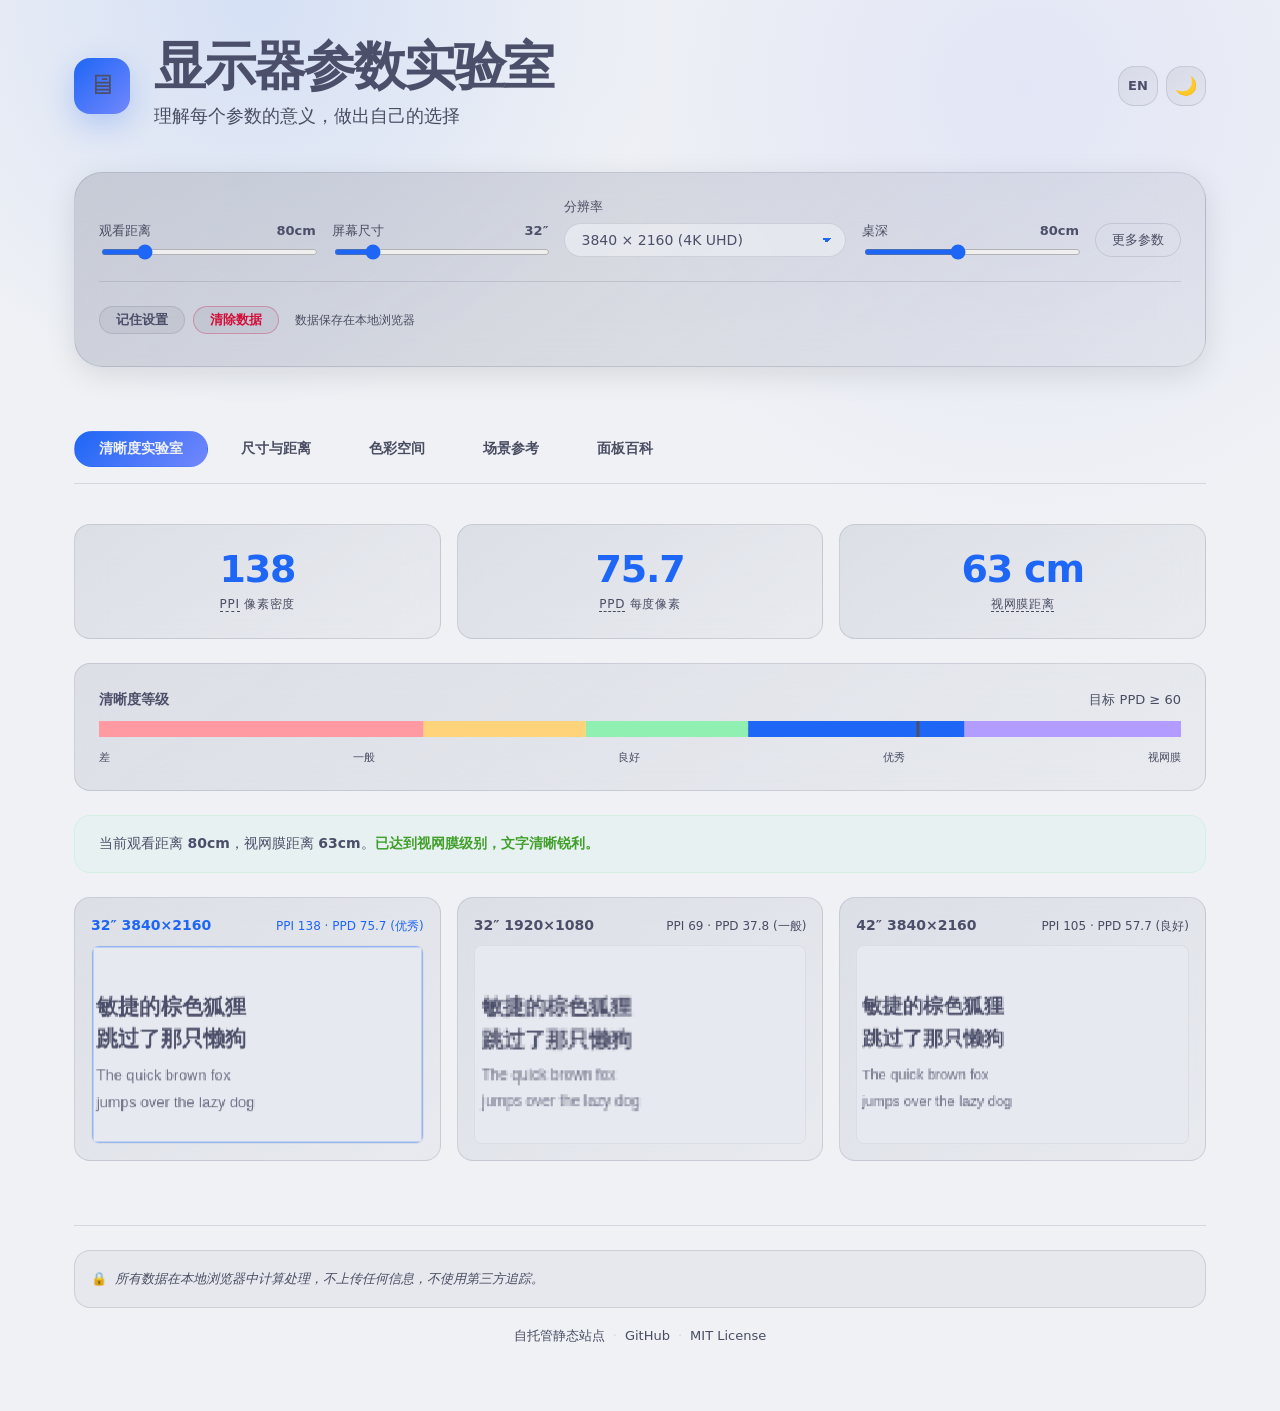
<file: index.html>
<!DOCTYPE html>
<html lang="zh-CN">
<head>
  <meta charset="UTF-8">
  <meta name="viewport" content="width=device-width, initial-scale=1.0">
  <title data-i18n="app.title">显示器参数实验室</title>
  <link rel="stylesheet" href="styles.css?v=10">
</head>
<body>
  <div class="page">
    <!-- ===== App Header ===== -->
    <header class="app-header">
      <div class="logo">🖥</div>
      <div class="header-text">
        <h1 data-i18n="app.title">显示器参数实验室</h1>
        <p class="subtitle" data-i18n="app.subtitle">理解每个参数的意义，做出自己的选择</p>
      </div>
      <div class="header-actions">
        <button class="lang-toggle" id="langToggle" data-i18n-title="lang.switchTo" title="切换语言">EN</button>
        <button class="theme-toggle" id="themeToggle" data-i18n-title="theme.toggle" aria-label="切换明暗主题">🌓</button>
      </div>
    </header>

    <!-- ===== Input Panel (sticky, always visible) ===== -->
    <div class="input-panel">
      <div class="input-row">
        <div class="input-group">
          <label for="distanceRange"><span data-i18n="input.distance">观看距离</span> <span class="value-display"><span id="distanceValue">80</span>cm</span></label>
          <input type="range" id="distanceRange" min="40" max="260" value="80">
        </div>
        <div class="input-group">
          <label for="sizeRange"><span data-i18n="input.size">屏幕尺寸</span> <span class="value-display"><span id="sizeValue">32</span>″</span></label>
          <input type="range" id="sizeRange" min="24" max="75" value="32">
        </div>
        <div class="input-group">
          <label for="resolutionSelect"><span data-i18n="input.resolution">分辨率</span></label>
          <select id="resolutionSelect"></select>
        </div>
        <div class="input-group">
          <label for="deskDepthRange"><span data-i18n="input.deskDepth">桌深</span> <span class="value-display"><span id="deskDepthValue">80</span>cm</span></label>
          <input type="range" id="deskDepthRange" min="50" max="120" value="80">
        </div>
        <button class="more-params-toggle" id="moreParamsToggle" data-i18n="input.moreParams">更多参数</button>
      </div>
      <div class="more-params" id="moreParams">
        <div class="input-group">
          <label for="workRange"><span data-i18n="input.workPct">工作占比</span> <span class="value-display"><span id="workValue">70</span>%</span></label>
          <input type="range" id="workRange" min="0" max="100" value="70">
        </div>
        <div class="input-group">
          <label for="mediaRange"><span data-i18n="input.mediaPct">影音占比</span> <span class="value-display"><span id="mediaValue">30</span>%</span></label>
          <input type="range" id="mediaRange" min="0" max="100" value="30">
        </div>
      </div>
      <div class="settings-row">
        <button class="settings-btn" id="saveBtn" data-i18n="input.save">记住设置</button>
        <button class="settings-btn danger" id="clearBtn" data-i18n="input.clear">清除数据</button>
        <span class="storage-hint" data-i18n="input.storageHint">数据保存在本地浏览器</span>
      </div>
    </div>

    <!-- ===== Tab Navigation ===== -->
    <nav class="tab-nav">
      <button class="tab-nav-btn active" data-tab="sharpness" data-i18n="tab.sharpness">清晰度实验室</button>
      <button class="tab-nav-btn" data-tab="sizeView" data-i18n="tab.sizeView">尺寸与距离</button>
      <button class="tab-nav-btn" data-tab="colorLab" data-i18n="tab.colorLab">色彩空间</button>
      <button class="tab-nav-btn" data-tab="scenarios" data-i18n="tab.scenarios">场景参考</button>
      <button class="tab-nav-btn" data-tab="panelGuide" data-i18n="tab.panelGuide">面板百科</button>
    </nav>

    <!-- ===== Sharpness Tab ===== -->
    <section class="tab-content active" data-tab="sharpness">
      <div class="sharpness-panel">
        <div class="sharp-stats">
          <div class="sharp-stat">
            <span class="value" id="sharp-ppi">—</span>
            <span class="label"><span data-tooltip-i18n="tooltip.ppi">PPI</span> <span data-i18n="sharp.ppi.label">像素密度</span></span>
          </div>
          <div class="sharp-stat">
            <span class="value" id="sharp-ppd">—</span>
            <span class="label"><span data-tooltip-i18n="tooltip.ppd">PPD</span> <span data-i18n="sharp.ppd.label">每度像素</span></span>
          </div>
          <div class="sharp-stat">
            <span class="value" id="sharp-retina">—</span>
            <span class="label"><span data-tooltip-i18n="tooltip.retina" data-i18n="sharp.retina">视网膜距离</span></span>
          </div>
        </div>
        <div class="sharp-ppd-meter-wrap">
          <div class="meter-header">
            <span class="ppd-label" data-i18n="sharp.quality">清晰度等级</span>
            <span class="ppd-target" data-i18n="sharp.target">目标 PPD ≥ 60</span>
          </div>
          <canvas id="sharp-ppd-meter"></canvas>
          <div class="ppd-scale">
            <span data-i18n="sharp.scale.poor">差</span><span data-i18n="sharp.scale.fair">一般</span><span data-i18n="sharp.scale.good">良好</span><span data-i18n="sharp.scale.excellent">优秀</span><span data-i18n="sharp.scale.retina">视网膜</span>
          </div>
        </div>
        <div class="sharp-retina-callout" id="sharp-retina-callout"></div>
        <div class="sharp-comparison">
          <div class="sharp-canvas-card" id="sharp-card-0">
            <div class="card-header">
              <span class="card-title">—</span>
              <span class="card-subtitle">—</span>
            </div>
            <div class="canvas-container">
              <canvas id="sharp-canvas-0" height="180"></canvas>
            </div>
          </div>
          <div class="sharp-canvas-card" id="sharp-card-1">
            <div class="card-header">
              <span class="card-title">—</span>
              <span class="card-subtitle">—</span>
            </div>
            <div class="canvas-container">
              <canvas id="sharp-canvas-1" height="180"></canvas>
            </div>
          </div>
          <div class="sharp-canvas-card" id="sharp-card-2">
            <div class="card-header">
              <span class="card-title">—</span>
              <span class="card-subtitle">—</span>
            </div>
            <div class="canvas-container">
              <canvas id="sharp-canvas-2" height="180"></canvas>
            </div>
          </div>
        </div>
      </div>
    </section>

    <!-- ===== Size View Tab ===== -->
    <section class="tab-content" data-tab="sizeView">
      <div class="size-panel">
        <div class="size-stats">
          <div class="size-stat">
            <span class="stat-label"><span data-tooltip-i18n="tooltip.dimensions" data-i18n="size.dimensions">屏幕尺寸</span></span>
            <span class="stat-value" id="size-dimensions">—</span>
          </div>
          <div class="size-stat">
            <span class="stat-label"><span data-tooltip-i18n="tooltip.fov" data-i18n="size.fov">水平视野角</span></span>
            <span class="stat-value" id="size-fov">—</span>
          </div>
          <div class="size-stat">
            <span class="stat-label"><span data-tooltip-i18n="tooltip.thx" data-i18n="size.thx">THX 推荐距离</span></span>
            <span class="stat-value" id="size-thx">—</span>
          </div>
          <div class="size-stat">
            <span class="stat-label"><span data-tooltip-i18n="tooltip.smpte" data-i18n="size.smpte">SMPTE 推荐范围</span></span>
            <span class="stat-value" id="size-smpte">—</span>
          </div>
          <div class="size-stat" id="size-desk-stat">
            <span class="stat-label"><span data-tooltip-i18n="tooltip.desk" data-i18n="size.desk">桌深限制</span></span>
            <span class="stat-value" id="size-desk">—</span>
          </div>
        </div>
        <div class="size-canvas-container scene3d-container">
          <div class="canvas-header">
            <h3><span data-i18n="size.3d.title">3D 实景模拟</span> <span class="canvas-hint" data-i18n="size.3d.hint">（拖拽旋转视角）</span></h3>
          </div>
          <div class="canvas-wrap scene3d-wrap">
            <canvas id="scene3dCanvas" height="360"></canvas>
            <div class="scene3d-hint" data-i18n="size.3d.dragHint">🖱️ 拖拽旋转 · 上下限制±30°</div>
          </div>
        </div>

        <div class="size-canvas-container compare-container">
          <div class="canvas-header">
            <h3><span data-i18n="size.compare.title">屏幕比例对比</span> <span class="canvas-hint" data-i18n="size.compare.hint">（真实尺寸比例）</span></h3>
          </div>
          <div class="canvas-wrap compare-wrap">
            <canvas id="sizeCanvas" height="200"></canvas>
          </div>
        </div>

        <div class="size-controls" id="sizeSelector"></div>
        <div class="size-legend">
          <div class="legend-item"><span class="legend-dot solid" style="color:#8bd3ff;"></span><span data-i18n="size.legend.current">当前尺寸</span></div>
          <div class="legend-item"><span class="legend-dot" style="color:rgba(200,200,200,0.5);"></span><span data-i18n="size.legend.compare">对比尺寸</span></div>
          <div class="legend-item"><span class="legend-dot" style="color:#ff9a3c;"></span><span data-i18n="size.legend.distance">观看距离</span></div>
          <div class="legend-item"><span class="legend-dot" style="color:rgba(100,200,100,0.5);"></span><span data-i18n="size.legend.fov">视野范围</span></div>
        </div>
      </div>
    </section>

    <!-- ===== Color Lab Tab ===== -->
    <section class="tab-content" data-tab="colorLab">
      <div class="color-panel">
        <div class="color-controls" id="gamutSelector"></div>
        <div class="color-canvas-container">
          <div class="canvas-header">
            <h3><span data-tooltip-i18n="tooltip.cie" data-i18n="color.cieTitle">CIE 1931 色度图</span></h3>
          </div>
          <div class="canvas-wrap">
            <canvas id="colorCanvas" height="480"></canvas>
          </div>
        </div>
        <div class="panel-comparison">
          <h3 data-i18n="color.panelCompare">面板色彩对比</h3>
          <div class="table-wrap" id="panelTable"></div>
        </div>
        <div class="gamut-needs">
          <h3><span data-tooltip-i18n="tooltip.gamutNeeds" data-i18n="color.sceneNeeds">场景色域需求</span></h3>
          <ul id="gamutNeeds"></ul>
        </div>
      </div>
    </section>

    <!-- ===== Scenarios Tab ===== -->
    <section class="tab-content" data-tab="scenarios">
      <div class="scenario-panel">
        <div class="scenario-filters" id="scenarioFilters"></div>
        <div class="scenario-grid" id="scenarioGrid"></div>
      </div>
    </section>

    <!-- ===== Panel Guide Tab ===== -->
    <section class="tab-content" data-tab="panelGuide">
      <div class="panel-guide">
        <div class="panel-accordion" id="panelAccordion"></div>

        <div class="glass-card" style="padding:var(--space-lg);">
          <h3 style="font-size:18px;font-weight:700;margin-bottom:var(--space-md);" data-i18n="panel.burnIn.title">残影与烧屏</h3>
          <div id="burnInInfo"></div>
        </div>

        <div class="glass-card" style="padding:var(--space-lg);">
          <h3 style="font-size:18px;font-weight:700;margin-bottom:var(--space-md);" data-i18n="panel.refresh.title">刷新率对比</h3>
          <div id="refreshInfo"></div>
        </div>

        <div class="interface-calculator">
          <h3 data-i18n="panel.bw.title">接口带宽计算器</h3>
          <p class="calc-description" data-i18n="panel.bw.desc">输入目标分辨率、刷新率和色深，计算所需带宽并查看哪些接口可以支持。</p>
          <div class="calc-inputs">
            <div class="calc-input-group">
              <label for="bwWidth" data-i18n="panel.bw.width">分辨率宽 (px)</label>
              <input type="number" id="bwWidth" value="3840" min="640" max="7680">
            </div>
            <div class="calc-input-group">
              <label for="bwHeight" data-i18n="panel.bw.height">分辨率高 (px)</label>
              <input type="number" id="bwHeight" value="2160" min="480" max="4320">
            </div>
            <div class="calc-input-group">
              <label for="bwRefresh" data-i18n="panel.bw.refresh">刷新率 (Hz)</label>
              <input type="number" id="bwRefresh" value="60" min="24" max="240">
            </div>
            <div class="calc-input-group">
              <label for="bwDepth" data-i18n="panel.bw.depth">色深 (bit)</label>
              <input type="number" id="bwDepth" value="8" min="6" max="16">
            </div>
          </div>
          <div class="calc-result" id="bwResult"></div>
        </div>
      </div>
    </section>

    <!-- ===== Footer ===== -->
    <footer class="page-footer">
      <div class="privacy-notice">
        <span class="lock">🔒</span>
        <span data-i18n="footer.privacy">所有数据在本地浏览器中计算处理，不上传任何信息，不使用第三方追踪。</span>
      </div>
      <div class="footer-meta">
        <span data-i18n="footer.hosting">自托管静态站点</span>
        <span class="footer-sep">·</span>
        <a href="https://github.com/StepaniaH/monitor-choice" rel="noopener noreferrer">GitHub</a>
        <span class="footer-sep">·</span>
        <a href="https://opensource.org/license/mit" rel="noopener noreferrer">MIT License</a>
      </div>
    </footer>
  </div>

  <!-- ===== Scripts (order matters) ===== -->
  <script src="js/theme.js?v=10"></script>
  <script src="js/i18n.js?v=10"></script>
  <script src="js/i18n-zh.js?v=10"></script>
  <script src="js/i18n-en.js?v=10"></script>
  <script src="js/constants.js?v=10"></script>
  <script src="js/calc.js?v=10"></script>
  <script src="js/state.js?v=10"></script>
  <script src="js/data-scenarios.js?v=10"></script>
  <script src="js/data-panels.js?v=10"></script>
  <script src="js/tab-sharpness.js?v=10"></script>
  <script src="js/tab-size-view.js?v=10"></script>
  <script src="js/tab-color-lab.js?v=10"></script>
  <script src="js/tab-scenarios.js?v=10"></script>
  <script src="js/tab-panel-guide.js?v=10"></script>
  <script src="script.js?v=10"></script>
</body>
</html>
</file>
<file: styles.css>
/* =====================================================================
   monitor-choice — Global Stylesheet
   Dark glassmorphism theme · vanilla CSS · zero external resources
   ===================================================================== */

@import url('./css/theme.css?v=10');
@import url('./css/sharpness.css?v=10');
@import url('./css/size-view.css?v=10');
@import url('./css/color-lab.css?v=10');
@import url('./css/scenarios.css?v=10');
@import url('./css/panel-guide.css?v=10');

/* ---------------------------------------------------------------------
   Reset & base
   --------------------------------------------------------------------- */
*,
*::before,
*::after {
  box-sizing: border-box;
}

html {
  -webkit-text-size-adjust: 100%;
}

body {
  margin: 0;
  min-height: 100vh;
  font-family: var(--font);
  color: var(--text-primary);
  line-height: 1.6;
  -webkit-font-smoothing: antialiased;
  -moz-osx-font-smoothing: grayscale;
}

h1, h2, h3, h4 {
  margin: 0;
  font-weight: 700;
}

p {
  margin: 0;
}

a {
  color: var(--accent-blue);
  text-decoration: none;
  transition: color 0.15s ease;
}

a:hover {
  color: var(--accent-purple);
}

button {
  font-family: inherit;
}

/* ---------------------------------------------------------------------
   Page shell
   --------------------------------------------------------------------- */
.page {
  max-width: 1180px;
  margin: 0 auto;
  padding: var(--space-xl) var(--space-lg) var(--space-2xl);
}

/* ---------------------------------------------------------------------
   App header
   --------------------------------------------------------------------- */
.app-header {
  display: flex;
  align-items: center;
  gap: var(--space-lg);
  margin-bottom: var(--space-xl);
  flex-wrap: wrap;
}

.app-header .logo {
  flex-shrink: 0;
  width: 56px;
  height: 56px;
  border-radius: var(--radius-md);
  background: var(--gradient-accent);
  display: grid;
  place-items: center;
  font-size: 28px;
  box-shadow: 0 10px 30px var(--logo-shadow);
}

.app-header .header-text {
  flex: 1;
  min-width: 0;
}

.app-header h1 {
  font-size: clamp(28px, 5vw, 52px);
  line-height: 1.02;
  letter-spacing: -0.04em;
  font-weight: 800;
}

.app-header .subtitle {
  margin-top: var(--space-sm);
  max-width: 720px;
  color: var(--text-muted);
  font-size: clamp(15px, 2vw, 18px);
  line-height: 1.7;
}

/* ---------------------------------------------------------------------
   Reusable glass card utility (used across tabs)
   --------------------------------------------------------------------- */
.glass-card {
  border: 1px solid var(--border);
  background: var(--glass-bg);
  border-radius: var(--radius-lg);
  box-shadow: var(--shadow-card);
  backdrop-filter: blur(18px);
  -webkit-backdrop-filter: blur(18px);
}

/* ---------------------------------------------------------------------
   Input panel (sticky, always visible)
   --------------------------------------------------------------------- */
.input-panel {
  position: sticky;
  top: 0;
  z-index: 50;
  border: 1px solid var(--border);
  background: var(--glass-bg-strong);
  border-radius: var(--radius-lg);
  box-shadow: var(--shadow-sticky);
  backdrop-filter: blur(20px);
  -webkit-backdrop-filter: blur(20px);
  padding: var(--space-lg);
  margin-bottom: var(--space-2xl);
  display: flex;
  flex-direction: column;
  gap: var(--space-lg);
}

.input-panel .input-row {
  display: grid;
  grid-template-columns: 1fr 1fr 1.3fr 1fr auto;
  gap: var(--space-md);
  align-items: end;
}

.input-panel .input-group {
  display: flex;
  flex-direction: column;
  gap: 6px;
  min-width: 0;
}

.input-panel label {
  display: flex;
  justify-content: space-between;
  align-items: center;
  color: var(--text-muted);
  font-size: 13px;
  font-weight: 500;
}

.input-panel label .value-display {
  color: var(--text-primary);
  font-weight: 700;
  font-variant-numeric: tabular-nums;
}

.input-panel input[type="range"] {
  width: 100%;
  height: 6px;
  accent-color: var(--accent-blue);
  cursor: grab;
  border-radius: var(--radius-pill);
}

.input-panel input[type="range"]:active {
  cursor: grabbing;
}

.input-panel select {
  width: 100%;
  height: 34px;
  padding: 0 var(--space-md);
  font-family: var(--font);
  font-size: 14px;
  font-weight: 500;
  color: var(--text-primary);
  background-color: var(--bg-input);
  border: 1px solid var(--border);
  border-radius: var(--radius-pill);
  cursor: pointer;
  appearance: none;
  -webkit-appearance: none;
  background-image: linear-gradient(45deg, transparent 50%, var(--accent-blue) 50%),
                    linear-gradient(135deg, var(--accent-blue) 50%, transparent 50%);
  background-position: calc(100% - 18px) center, calc(100% - 13px) center;
  background-size: 5px 5px, 5px 5px;
  background-repeat: no-repeat;
  transition: border-color 0.15s ease, box-shadow 0.15s ease;
}

.input-panel select:hover {
  border-color: var(--accent-blue);
  background-color: var(--bg-accent-hover);
}

.input-panel select:focus {
  outline: none;
  border-color: var(--accent-blue);
  box-shadow: 0 0 0 3px var(--ring-focus);
}

.input-panel select option {
  background-color: var(--bg-input);
  color: var(--text-primary);
  padding: var(--space-sm);
}

/* Collapsible "more parameters" section */
.input-panel .more-params {
  display: none;
  flex-direction: row;
  gap: var(--space-lg);
  padding-top: var(--space-md);
  border-top: 1px solid var(--border);
}

.input-panel .more-params.expanded {
  display: flex;
}

.input-panel .more-params .input-group {
  flex: 1;
}

.input-panel .more-params-toggle {
  align-self: end;
  height: 34px;
  background: none;
  border: 1px solid var(--border);
  color: var(--text-muted);
  font-size: 13px;
  padding: 0 var(--space-md);
  border-radius: var(--radius-pill);
  cursor: pointer;
  white-space: nowrap;
  transition: color 0.15s ease, border-color 0.15s ease, background 0.15s ease;
}

.input-panel .more-params-toggle:hover {
  color: var(--text-primary);
  border-color: var(--accent-blue);
  background: var(--bg-accent-hover);
}

/* Settings buttons row */
.input-panel .settings-row {
  display: flex;
  flex-wrap: wrap;
  gap: var(--space-sm);
  align-items: center;
  padding-top: var(--space-lg);
  padding-bottom: var(--space-sm);
  border-top: 1px solid var(--border);
}

.input-panel .settings-btn {
  padding: var(--space-xs) var(--space-md);
  font-size: 13px;
  font-weight: 600;
  color: var(--text-primary);
  background: var(--bg-hover);
  border: 1px solid var(--border);
  border-radius: var(--radius-pill);
  cursor: pointer;
  transition: background 0.15s ease, border-color 0.15s ease, transform 0.1s ease;
}

.input-panel .settings-btn:hover {
  background: var(--bg-hover-strong);
  border-color: var(--accent-blue);
}

.input-panel .settings-btn:active {
  transform: scale(0.97);
}

.input-panel .settings-btn.danger {
  color: var(--bad-red);
  border-color: rgba(210, 15, 57, 0.3);
}

.input-panel .settings-btn.danger:hover {
  background: rgba(210, 15, 57, 0.12);
  border-color: var(--bad-red);
}

.input-panel .storage-hint {
  font-size: 12px;
  color: var(--text-muted);
  margin-left: var(--space-sm);
}

/* ---------------------------------------------------------------------
   Tab navigation
   --------------------------------------------------------------------- */
.tab-nav {
  display: flex;
  flex-wrap: wrap;
  gap: var(--space-sm);
  margin-top: var(--space-md);
  margin-bottom: var(--space-xl);
  padding-bottom: var(--space-md);
  border-bottom: 1px solid var(--border);
}

.tab-nav-btn {
  padding: var(--space-sm) var(--space-lg);
  font-size: 14px;
  font-weight: 600;
  color: var(--text-muted);
  background: transparent;
  border: 1px solid transparent;
  border-radius: var(--radius-pill);
  cursor: pointer;
  transition: color 0.18s ease, background 0.18s ease,
              border-color 0.18s ease, transform 0.1s ease;
  white-space: nowrap;
}

.tab-nav-btn:hover {
  color: var(--text-primary);
  background: var(--bg-hover);
}

.tab-nav-btn.active {
  color: var(--accent-text);
  background: var(--gradient-accent);
  border-color: transparent;
  box-shadow: 0 6px 20px var(--accent-shadow);
}

.tab-nav-btn.active:hover {
  color: var(--accent-text);
  background: var(--gradient-accent);
}

/* ---------------------------------------------------------------------
   Tab content
   --------------------------------------------------------------------- */
.tab-content {
  display: none;
  animation: tab-fade-in 0.3s ease;
}

.tab-content.active {
  display: block;
}

@keyframes tab-fade-in {
  from {
    opacity: 0;
    transform: translateY(8px);
  }
  to {
    opacity: 1;
    transform: translateY(0);
  }
}

/* ---------------------------------------------------------------------
   Footer
   --------------------------------------------------------------------- */
.page-footer {
  margin-top: var(--space-2xl);
  padding-top: var(--space-lg);
  border-top: 1px solid var(--border);
  color: var(--text-muted);
  font-size: 13px;
  line-height: 1.8;
}

.privacy-notice {
  display: flex;
  align-items: flex-start;
  gap: var(--space-sm);
  margin-bottom: var(--space-md);
  padding: var(--space-md);
  border-radius: var(--radius-md);
  background: var(--bg-ghost);
  border: 1px solid var(--border);
  font-style: italic;
  color: var(--text-muted);
}

.privacy-notice .lock {
  flex-shrink: 0;
  font-style: normal;
}

.footer-meta {
  display: flex;
  flex-wrap: wrap;
  align-items: center;
  justify-content: center;
  gap: var(--space-sm);
  color: var(--text-muted);
  font-size: 13px;
}

.footer-meta a {
  color: var(--text-muted);
  font-size: 13px;
}

.footer-meta a:hover {
  color: var(--accent-blue);
}

.footer-sep {
  color: var(--border);
}

/* ---------------------------------------------------------------------
   Tooltip system (pure CSS, no JS)
   --------------------------------------------------------------------- */
[data-tooltip] {
  position: relative;
  cursor: help;
  border-bottom: 1px dashed var(--text-muted);
  text-underline-offset: 3px;
}

[data-tooltip]::before {
  content: attr(data-tooltip);
  position: absolute;
  bottom: calc(100% + 8px);
  left: 50%;
  transform: translateX(-50%) translateY(4px);
  min-width: 200px;
  max-width: 320px;
  padding: 10px 14px;
  background: var(--bg-tooltip);
  border: 1px solid var(--border);
  border-radius: var(--radius-sm);
  box-shadow: 0 8px 24px rgba(0, 0, 0, 0.4);
  color: var(--text-primary);
  font-size: 12px;
  font-weight: 400;
  line-height: 1.6;
  text-align: left;
  white-space: normal;
  opacity: 0;
  pointer-events: none;
  transition: opacity 0.2s ease, transform 0.2s ease;
  z-index: 100;
}

[data-tooltip]:hover::before {
  opacity: 1;
  transform: translateX(-50%) translateY(0);
}

[data-tooltip]::after {
  content: '';
  position: absolute;
  bottom: calc(100% + 3px);
  left: 50%;
  transform: translateX(-50%);
  border: 5px solid transparent;
  border-top-color: var(--bg-tooltip);
  opacity: 0;
  transition: opacity 0.2s ease;
  z-index: 100;
}

[data-tooltip]:hover::after {
  opacity: 1;
}

/* ---------------------------------------------------------------------
   Header actions (theme + lang toggles)
   --------------------------------------------------------------------- */
.header-actions {
  flex-shrink: 0;
  display: flex;
  align-items: center;
  gap: var(--space-sm);
  margin-left: auto;
}

.theme-toggle,
.lang-toggle {
  width: 40px;
  height: 40px;
  border-radius: var(--radius-md);
  border: 1px solid var(--border);
  background: var(--glass-bg);
  color: var(--text-primary);
  cursor: pointer;
  display: grid;
  place-items: center;
  transition: background 0.2s ease, border-color 0.2s ease, transform 0.1s ease;
  flex-shrink: 0;
}

.theme-toggle {
  font-size: 18px;
  line-height: 1;
}

.lang-toggle {
  font-size: 13px;
  font-weight: 700;
  line-height: 1;
}

.theme-toggle:hover,
.lang-toggle:hover {
  border-color: var(--accent-blue);
  background: var(--bg-accent-hover);
}

.theme-toggle:active,
.lang-toggle:active {
  transform: scale(0.93);
}

/* ---------------------------------------------------------------------
   Responsive
   --------------------------------------------------------------------- */
@media (max-width: 920px) {
  .page {
    padding: var(--space-lg) var(--space-md) var(--space-xl);
  }

  .input-panel {
    padding: var(--space-sm) var(--space-md);
  }

  .input-panel .input-row {
    grid-template-columns: 1fr 1fr;
  }

  .input-panel .input-row .more-params-toggle {
    grid-column: 1 / -1;
  }

  .input-panel .more-params {
    flex-direction: column;
  }

  .tab-nav {
    flex-wrap: nowrap;
    overflow-x: auto;
    -webkit-overflow-scrolling: touch;
    scrollbar-width: thin;
    padding-bottom: var(--space-sm);
  }

  .tab-nav::-webkit-scrollbar {
    height: 4px;
  }

  .tab-nav-btn {
    flex-shrink: 0;
  }

  .app-header {
    gap: var(--space-md);
  }

  .app-header .logo {
    width: 44px;
    height: 44px;
    font-size: 22px;
  }
}

@media (max-width: 560px) {
  .app-header {
    flex-direction: column;
    align-items: flex-start;
  }

  .input-panel {
    padding: var(--space-md);
  }
}
</file>
